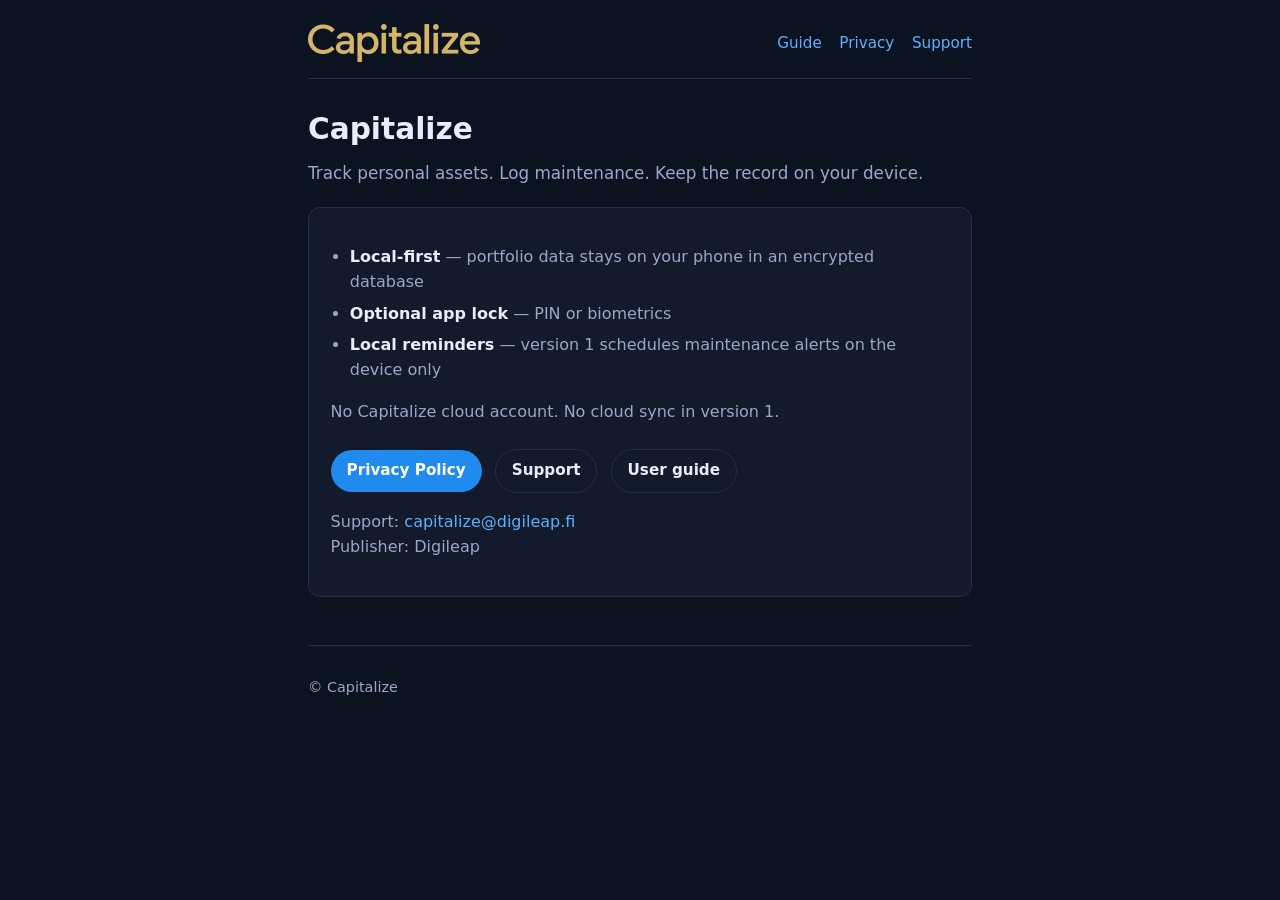
<file: docs/index.html>
<!DOCTYPE html>
<html lang="en">
<head>
  <meta charset="utf-8" />
  <meta name="viewport" content="width=device-width, initial-scale=1" />
  <title>Capitalize — Track assets. Manage maintenance.</title>
  <meta name="description" content="Capitalize is a local-first app for tracking personal assets and maintenance. Data stays on your device." />
  <link rel="stylesheet" href="styles.css" />
  <link rel="icon" href="images/brand/favicon.ico" sizes="any" />
  <link rel="icon" href="images/brand/favicon-32.png" type="image/png" sizes="32x32" />
  <link rel="icon" href="images/brand/icon-192.png" type="image/png" sizes="192x192" />
  <link rel="apple-touch-icon" href="images/brand/apple-touch-icon.png" sizes="180x180" />
</head>
<body>
  <div class="wrap">
    <header class="site">
      <a class="brand" href="index.html"><img src="images/brand/wordmark.png" srcset="images/brand/wordmark.png 1x, images/brand/wordmark-2x.png 2x" alt="Capitalize" width="172" height="38" /></a>
      <nav>
        <a href="guide.html">Guide</a>
        <a href="privacy.html">Privacy</a>
        <a href="support.html">Support</a>
      </nav>
    </header>

    <main>
      <h1>Capitalize</h1>
      <p class="lede">Track personal assets. Log maintenance. Keep the record on your device.</p>

      <div class="card">
        <ul>
          <li><strong>Local-first</strong> — portfolio data stays on your phone in an encrypted database</li>
          <li><strong>Optional app lock</strong> — PIN or biometrics</li>
          <li><strong>Local reminders</strong> — version 1 schedules maintenance alerts on the device only</li>
        </ul>
        <p>No Capitalize cloud account. No cloud sync in version 1.</p>
        <p>
          <a class="btn" href="privacy.html">Privacy Policy</a>
          <a class="btn secondary" href="support.html">Support</a>
          <a class="btn secondary" href="guide.html">User guide</a>
        </p>
        <p>Support: <a href="mailto:capitalize@digileap.fi">capitalize@digileap.fi</a><br />Publisher: Digileap</p>
      </div>
    </main>

    <footer class="site">
      <p>© Capitalize</p>
    </footer>
  </div>
</body>
</html>
</file>
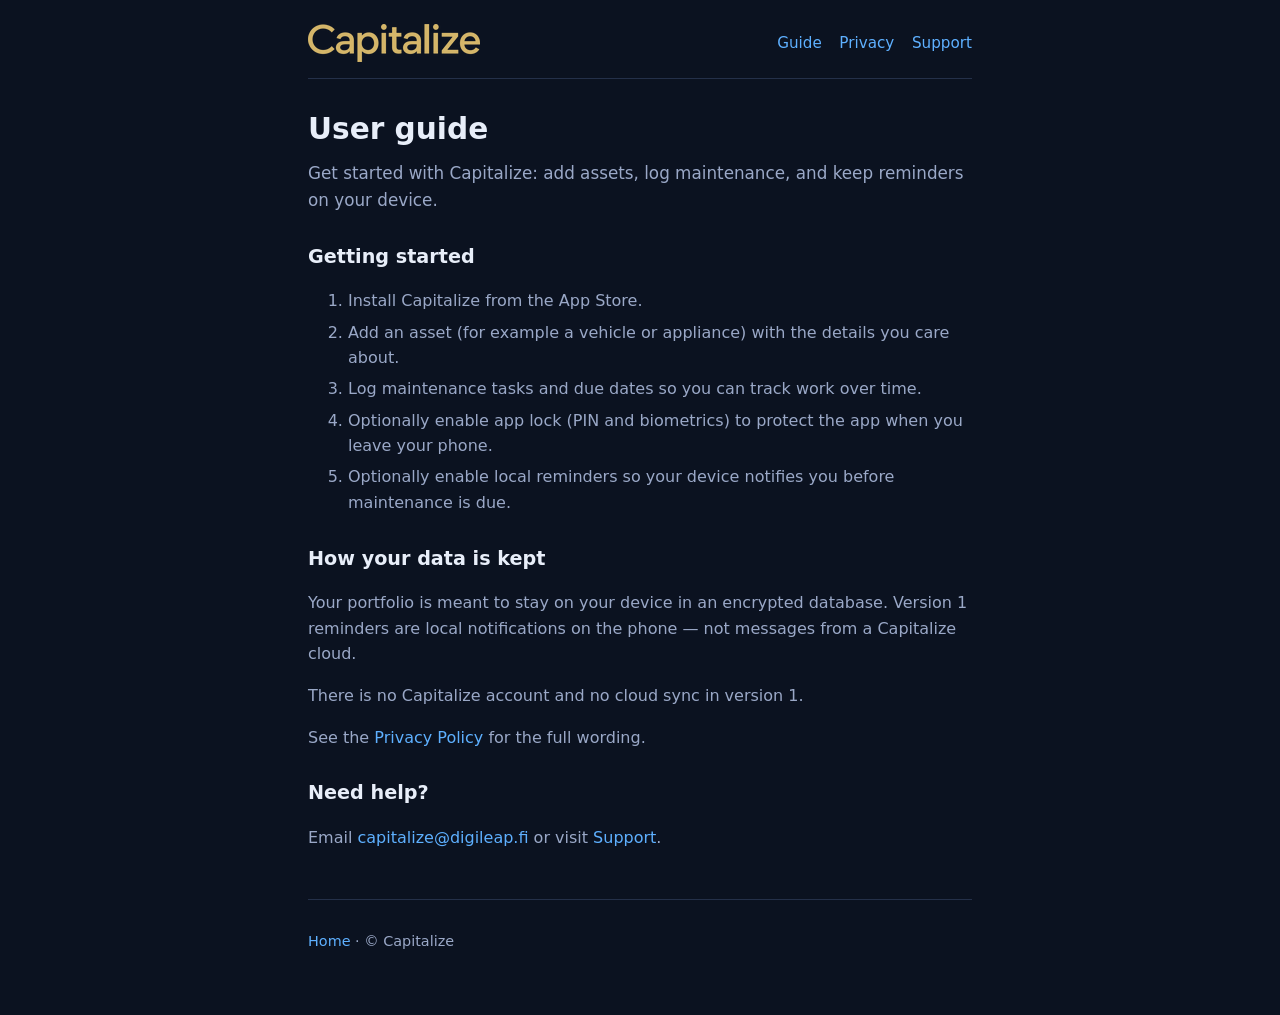
<file: docs/guide.html>
<!DOCTYPE html>
<html lang="en">
<head>
  <meta charset="utf-8" />
  <meta name="viewport" content="width=device-width, initial-scale=1" />
  <title>User guide — Capitalize</title>
  <meta name="description" content="User guide for Capitalize." />
  <link rel="stylesheet" href="styles.css" />
  <link rel="icon" href="images/brand/favicon.ico" sizes="any" />
  <link rel="icon" href="images/brand/favicon-32.png" type="image/png" sizes="32x32" />
  <link rel="icon" href="images/brand/icon-192.png" type="image/png" sizes="192x192" />
  <link rel="apple-touch-icon" href="images/brand/apple-touch-icon.png" sizes="180x180" />
</head>
<body>
  <div class="wrap">
    <header class="site">
      <a class="brand" href="index.html"><img src="images/brand/wordmark.png" srcset="images/brand/wordmark.png 1x, images/brand/wordmark-2x.png 2x" alt="Capitalize" width="172" height="38" /></a>
      <nav>
        <a href="guide.html">Guide</a>
        <a href="privacy.html">Privacy</a>
        <a href="support.html">Support</a>
      </nav>
    </header>

    <main>
      <h1>User guide</h1>
      <p class="lede">Get started with Capitalize: add assets, log maintenance, and keep reminders on your device.</p>
      <h2>Getting started</h2>
      <ol>
      <li>Install Capitalize from the App Store.</li>
      <li>Add an asset (for example a vehicle or appliance) with the details you care about.</li>
      <li>Log maintenance tasks and due dates so you can track work over time.</li>
      <li>Optionally enable app lock (PIN and biometrics) to protect the app when you leave your phone.</li>
      <li>Optionally enable local reminders so your device notifies you before maintenance is due.</li>
      </ol>
      <h2>How your data is kept</h2>
      <p>Your portfolio is meant to stay on your device in an encrypted database. Version 1 reminders are local notifications on the phone — not messages from a Capitalize cloud.</p>
      <p>There is no Capitalize account and no cloud sync in version 1.</p>
      <p>See the <a href="privacy.html">Privacy Policy</a> for the full wording.</p>
      <h2>Need help?</h2>
      <p>Email <a href="mailto:capitalize@digileap.fi">capitalize@digileap.fi</a> or visit <a href="support.html">Support</a>.</p>
    </main>

    <footer class="site">
      <p><a href="index.html">Home</a> · © Capitalize</p>
    </footer>
  </div>
</body>
</html>
</file>
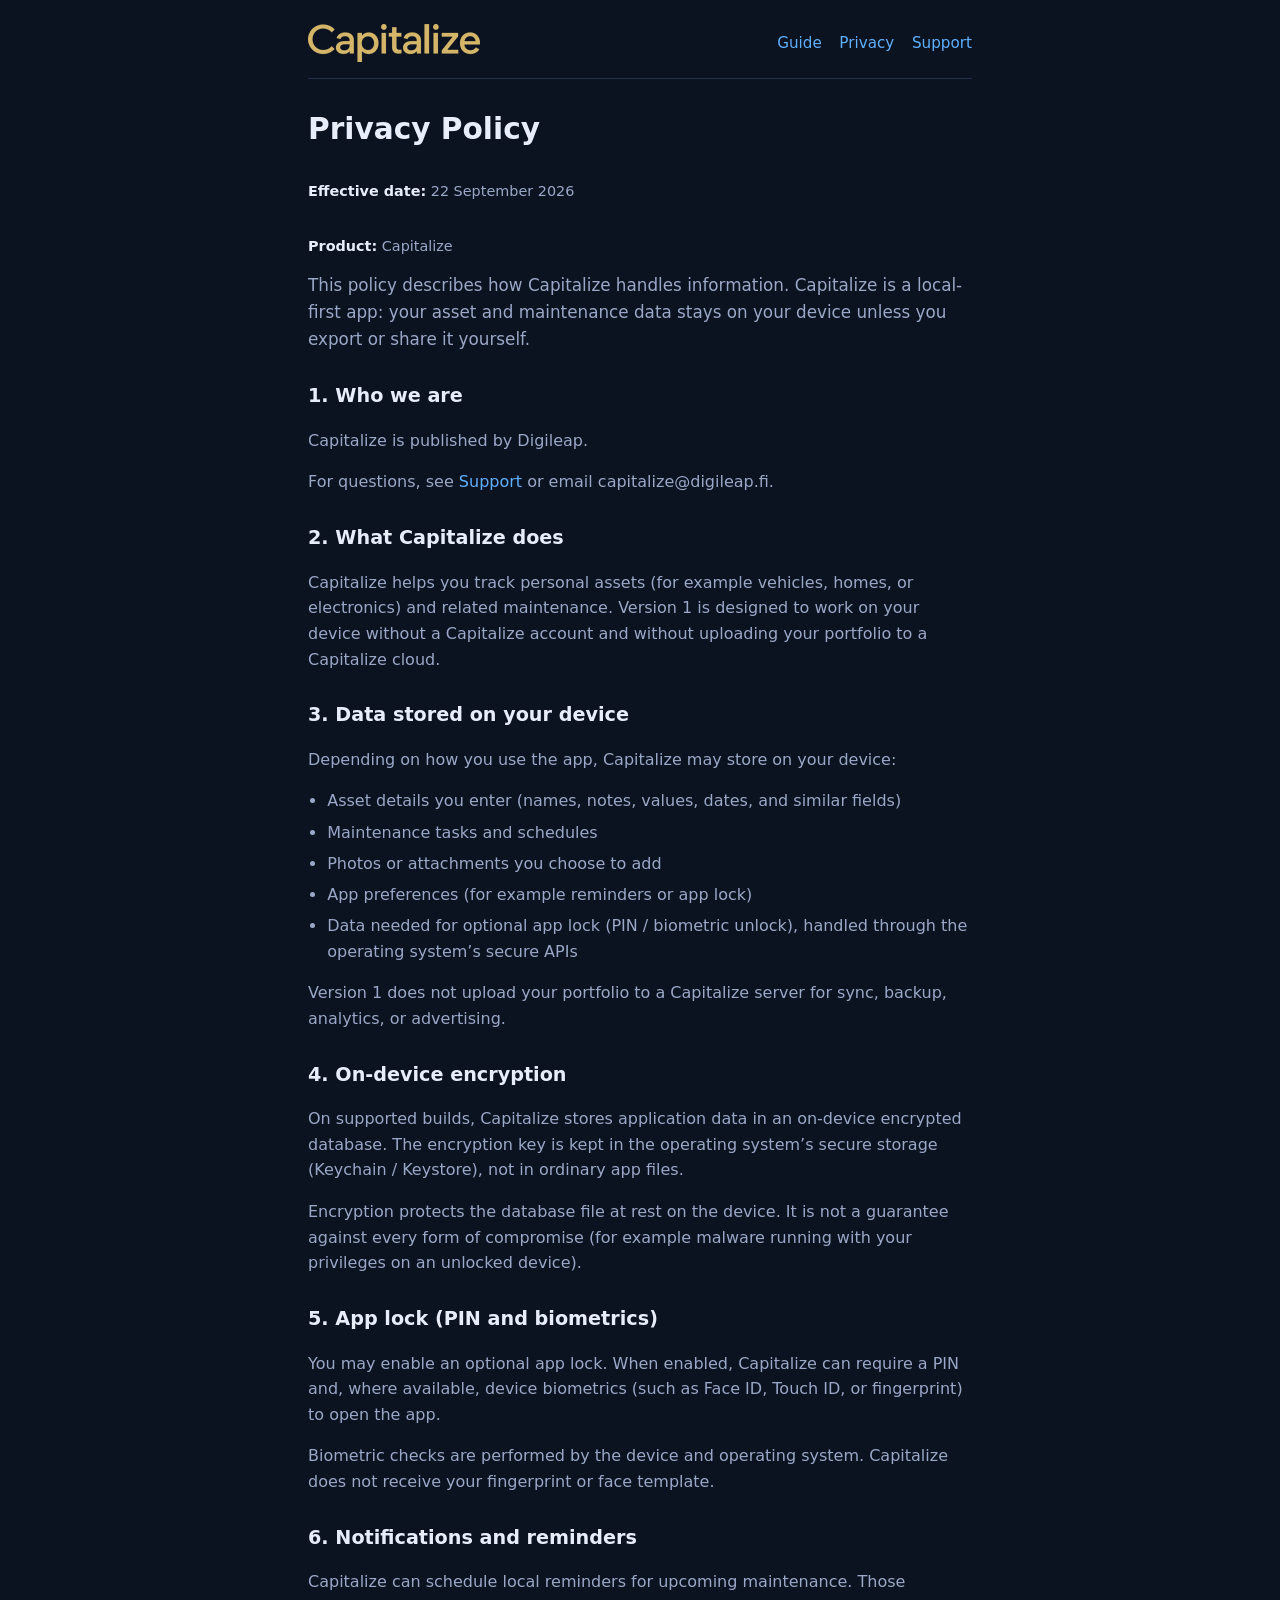
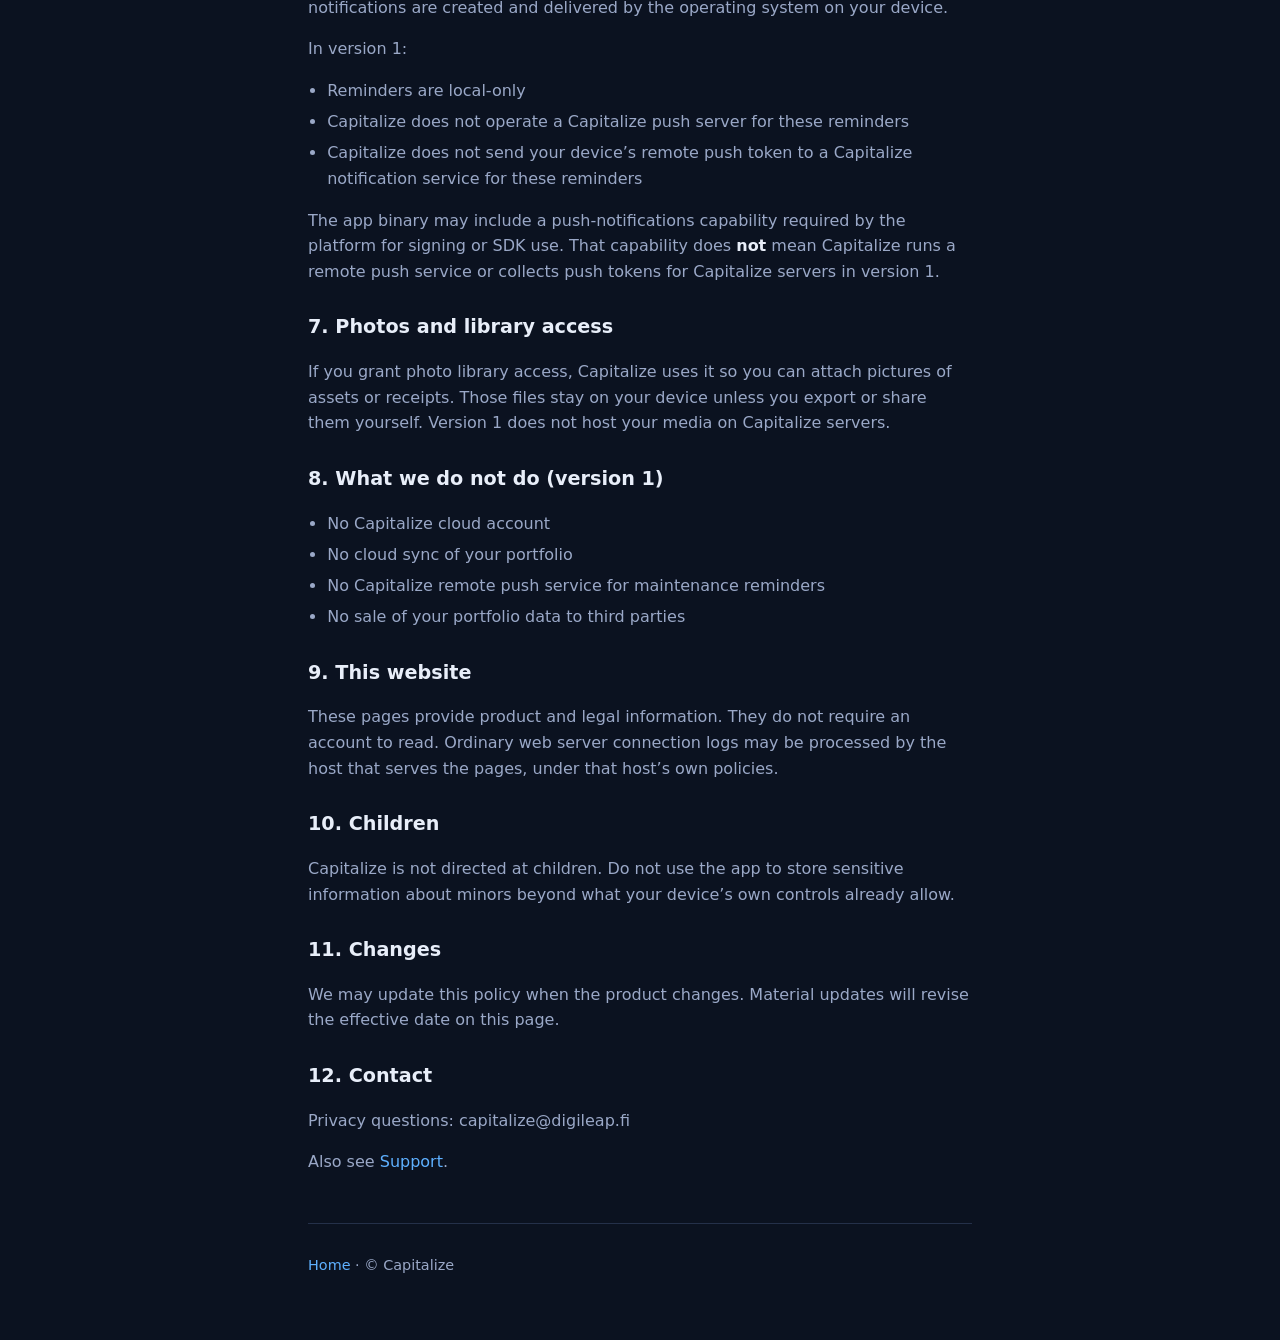
<file: docs/privacy.html>
<!DOCTYPE html>
<html lang="en">
<head>
  <meta charset="utf-8" />
  <meta name="viewport" content="width=device-width, initial-scale=1" />
  <title>Privacy Policy — Capitalize</title>
  <meta name="description" content="Privacy Policy for Capitalize: local-first asset tracking with on-device encryption and local reminders." />
  <link rel="stylesheet" href="styles.css" />
  <link rel="icon" href="images/brand/favicon.ico" sizes="any" />
  <link rel="icon" href="images/brand/favicon-32.png" type="image/png" sizes="32x32" />
  <link rel="icon" href="images/brand/icon-192.png" type="image/png" sizes="192x192" />
  <link rel="apple-touch-icon" href="images/brand/apple-touch-icon.png" sizes="180x180" />
</head>
<body>
  <div class="wrap">
    <header class="site">
      <a class="brand" href="index.html"><img src="images/brand/wordmark.png" srcset="images/brand/wordmark.png 1x, images/brand/wordmark-2x.png 2x" alt="Capitalize" width="172" height="38" /></a>
      <nav>
        <a href="guide.html">Guide</a>
        <a href="privacy.html">Privacy</a>
        <a href="support.html">Support</a>
      </nav>
    </header>

    <main>
      <h1>Privacy Policy</h1>
      <p class="meta"><strong>Effective date:</strong> 22 September 2026  </p>
      <p class="meta"><strong>Product:</strong> Capitalize</p>
      <p class="lede">This policy describes how Capitalize handles information. Capitalize is a local-first app: your asset and maintenance data stays on your device unless you export or share it yourself.</p>
      <h2>1. Who we are</h2>
      <p>Capitalize is published by Digileap.  </p>
      <p>For questions, see <a href="support.html">Support</a> or email capitalize@digileap.fi.</p>
      <h2>2. What Capitalize does</h2>
      <p>Capitalize helps you track personal assets (for example vehicles, homes, or electronics) and related maintenance. Version 1 is designed to work on your device without a Capitalize account and without uploading your portfolio to a Capitalize cloud.</p>
      <h2>3. Data stored on your device</h2>
      <p>Depending on how you use the app, Capitalize may store on your device:</p>
      <ul>
      <li>Asset details you enter (names, notes, values, dates, and similar fields)</li>
      <li>Maintenance tasks and schedules</li>
      <li>Photos or attachments you choose to add</li>
      <li>App preferences (for example reminders or app lock)</li>
      <li>Data needed for optional app lock (PIN / biometric unlock), handled through the operating system’s secure APIs</li>
      </ul>
      <p>Version 1 does not upload your portfolio to a Capitalize server for sync, backup, analytics, or advertising.</p>
      <h2>4. On-device encryption</h2>
      <p>On supported builds, Capitalize stores application data in an on-device encrypted database. The encryption key is kept in the operating system’s secure storage (Keychain / Keystore), not in ordinary app files.</p>
      <p>Encryption protects the database file at rest on the device. It is not a guarantee against every form of compromise (for example malware running with your privileges on an unlocked device).</p>
      <h2>5. App lock (PIN and biometrics)</h2>
      <p>You may enable an optional app lock. When enabled, Capitalize can require a PIN and, where available, device biometrics (such as Face ID, Touch ID, or fingerprint) to open the app.</p>
      <p>Biometric checks are performed by the device and operating system. Capitalize does not receive your fingerprint or face template.</p>
      <h2>6. Notifications and reminders</h2>
      <p>Capitalize can schedule local reminders for upcoming maintenance. Those notifications are created and delivered by the operating system on your device.</p>
      <p>In version 1:</p>
      <ul>
      <li>Reminders are local-only</li>
      <li>Capitalize does not operate a Capitalize push server for these reminders</li>
      <li>Capitalize does not send your device’s remote push token to a Capitalize notification service for these reminders</li>
      </ul>
      <p>The app binary may include a push-notifications capability required by the platform for signing or SDK use. That capability does <strong>not</strong> mean Capitalize runs a remote push service or collects push tokens for Capitalize servers in version 1.</p>
      <h2>7. Photos and library access</h2>
      <p>If you grant photo library access, Capitalize uses it so you can attach pictures of assets or receipts. Those files stay on your device unless you export or share them yourself. Version 1 does not host your media on Capitalize servers.</p>
      <h2>8. What we do not do (version 1)</h2>
      <ul>
      <li>No Capitalize cloud account</li>
      <li>No cloud sync of your portfolio</li>
      <li>No Capitalize remote push service for maintenance reminders</li>
      <li>No sale of your portfolio data to third parties</li>
      </ul>
      <h2>9. This website</h2>
      <p>These pages provide product and legal information. They do not require an account to read. Ordinary web server connection logs may be processed by the host that serves the pages, under that host’s own policies.</p>
      <h2>10. Children</h2>
      <p>Capitalize is not directed at children. Do not use the app to store sensitive information about minors beyond what your device’s own controls already allow.</p>
      <h2>11. Changes</h2>
      <p>We may update this policy when the product changes. Material updates will revise the effective date on this page.</p>
      <h2>12. Contact</h2>
      <p>Privacy questions: capitalize@digileap.fi  </p>
      <p>Also see <a href="support.html">Support</a>.</p>
    </main>

    <footer class="site">
      <p><a href="index.html">Home</a> · © Capitalize</p>
    </footer>
  </div>
</body>
</html>
</file>
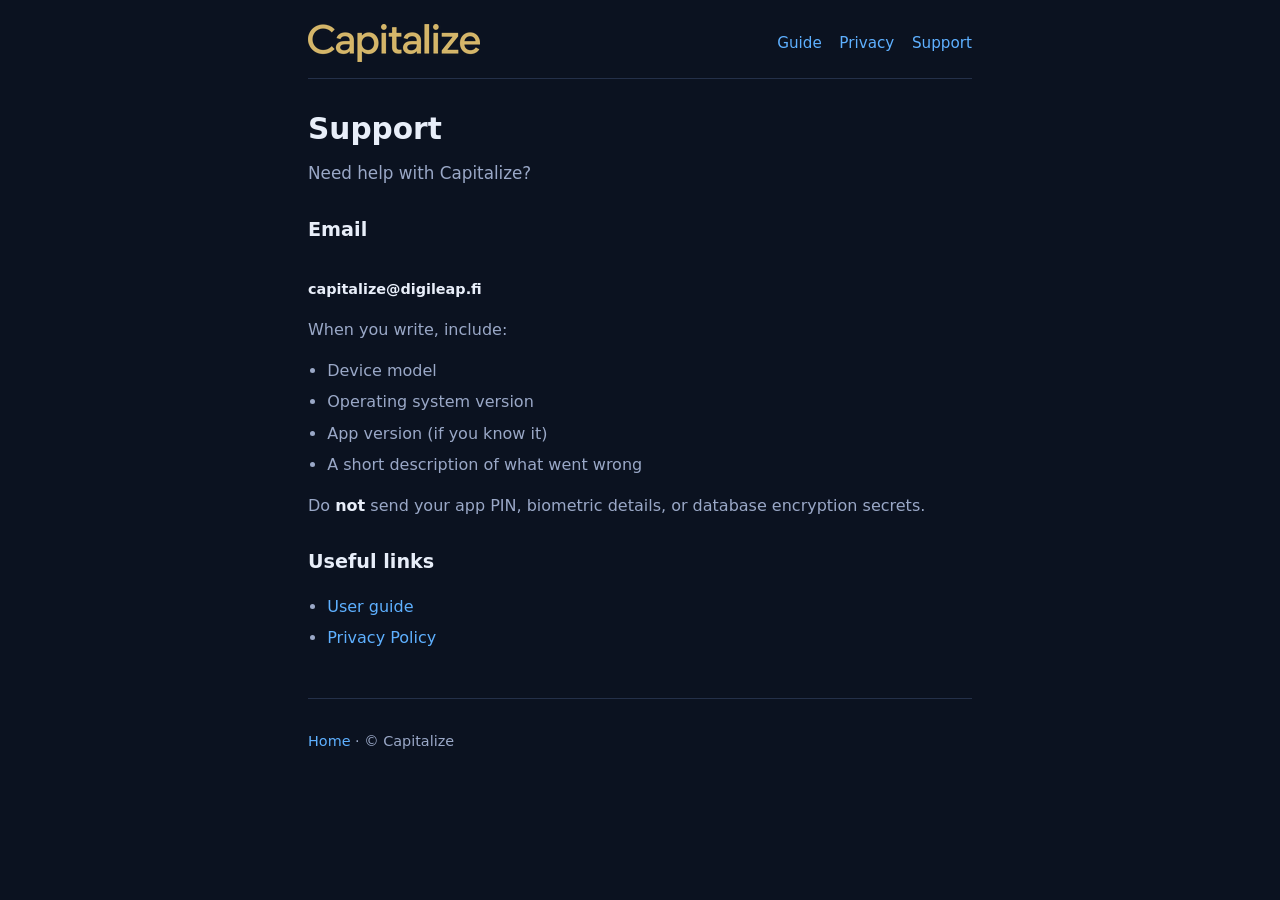
<file: docs/support.html>
<!DOCTYPE html>
<html lang="en">
<head>
  <meta charset="utf-8" />
  <meta name="viewport" content="width=device-width, initial-scale=1" />
  <title>Support — Capitalize</title>
  <meta name="description" content="Support contact for Capitalize." />
  <link rel="stylesheet" href="styles.css" />
  <link rel="icon" href="images/brand/favicon.ico" sizes="any" />
  <link rel="icon" href="images/brand/favicon-32.png" type="image/png" sizes="32x32" />
  <link rel="icon" href="images/brand/icon-192.png" type="image/png" sizes="192x192" />
  <link rel="apple-touch-icon" href="images/brand/apple-touch-icon.png" sizes="180x180" />
</head>
<body>
  <div class="wrap">
    <header class="site">
      <a class="brand" href="index.html"><img src="images/brand/wordmark.png" srcset="images/brand/wordmark.png 1x, images/brand/wordmark-2x.png 2x" alt="Capitalize" width="172" height="38" /></a>
      <nav>
        <a href="guide.html">Guide</a>
        <a href="privacy.html">Privacy</a>
        <a href="support.html">Support</a>
      </nav>
    </header>

    <main>
      <h1>Support</h1>
      <p class="lede">Need help with Capitalize?</p>
      <h2>Email</h2>
      <p class="meta"><a href="mailto:capitalize@digileap.fi"><strong>capitalize@digileap.fi</strong></a></p>
      <p>When you write, include:</p>
      <ul>
      <li>Device model</li>
      <li>Operating system version</li>
      <li>App version (if you know it)</li>
      <li>A short description of what went wrong</li>
      </ul>
      <p>Do <strong>not</strong> send your app PIN, biometric details, or database encryption secrets.</p>
      <h2>Useful links</h2>
      <ul>
      <li><a href="guide.html">User guide</a></li>
      <li><a href="privacy.html">Privacy Policy</a></li>
      </ul>
    </main>

    <footer class="site">
      <p><a href="index.html">Home</a> · © Capitalize</p>
    </footer>
  </div>
</body>
</html>
</file>
<file: docs/styles.css>
:root {
  --bg: #0b1220;
  --surface: #121a2b;
  --text: #e8eef9;
  --muted: #9aa8c7;
  --link: #5eb0ff;
  --accent: #208aef;
  --border: #243049;
  --max: 44rem;
  --radius: 12px;
  font-family: ui-sans-serif, system-ui, -apple-system, Segoe UI, Roboto, Helvetica, Arial, sans-serif;
}

* { box-sizing: border-box; }
html { color-scheme: dark; }
body {
  margin: 0;
  background: var(--bg);
  color: var(--text);
  line-height: 1.6;
  min-height: 100vh;
}

a { color: var(--link); text-decoration: none; }
a:hover { text-decoration: underline; }

.wrap {
  max-width: var(--max);
  margin: 0 auto;
  padding: 1.5rem 1.25rem 3rem;
}

header.site {
  display: flex;
  flex-wrap: wrap;
  align-items: center;
  justify-content: space-between;
  gap: 0.75rem 1.25rem;
  margin-bottom: 2rem;
  padding-bottom: 1rem;
  border-bottom: 1px solid var(--border);
}

.brand {
  display: inline-flex;
  align-items: center;
  flex: 0 0 auto;
  font-weight: 700;
  font-size: 1.15rem;
  color: var(--text);
  letter-spacing: 0.01em;
  line-height: 0;
}
.brand:hover { text-decoration: none; }
.brand img {
  display: block;
  width: 172px;
  height: 38px;
  max-width: 100%;
  object-fit: contain;
  object-position: left center;
}

@media (max-width: 480px) {
  header.site nav {
    flex-basis: 100%;
  }
}

nav { display: flex; flex-wrap: wrap; gap: 0.85rem 1.1rem; font-size: 0.95rem; }

h1 { font-size: 1.85rem; line-height: 1.25; margin: 0 0 0.75rem; }
h2 { font-size: 1.2rem; margin: 1.75rem 0 0.6rem; }
p, li { color: var(--muted); }
p strong, li strong { color: var(--text); }
ul { padding-left: 1.2rem; }
li { margin: 0.35rem 0; }

.card {
  background: var(--surface);
  border: 1px solid var(--border);
  border-radius: var(--radius);
  padding: 1.25rem 1.35rem;
  margin: 1.25rem 0;
}

.lede { font-size: 1.05rem; color: var(--muted); margin-top: 0; }

.meta { font-size: 0.9rem; color: var(--muted); margin-top: 2rem; }
footer.site {
  margin-top: 3rem;
  padding-top: 1rem;
  border-top: 1px solid var(--border);
  font-size: 0.9rem;
  color: var(--muted);
}

.btn {
  display: inline-block;
  margin-top: 0.5rem;
  margin-right: 0.5rem;
  padding: 0.55rem 1rem;
  border-radius: 999px;
  background: var(--accent);
  color: #fff;
  font-weight: 600;
  font-size: 0.95rem;
}
.btn:hover { text-decoration: none; filter: brightness(1.08); }
.btn.secondary {
  background: transparent;
  border: 1px solid var(--border);
  color: var(--text);
}
</file>
